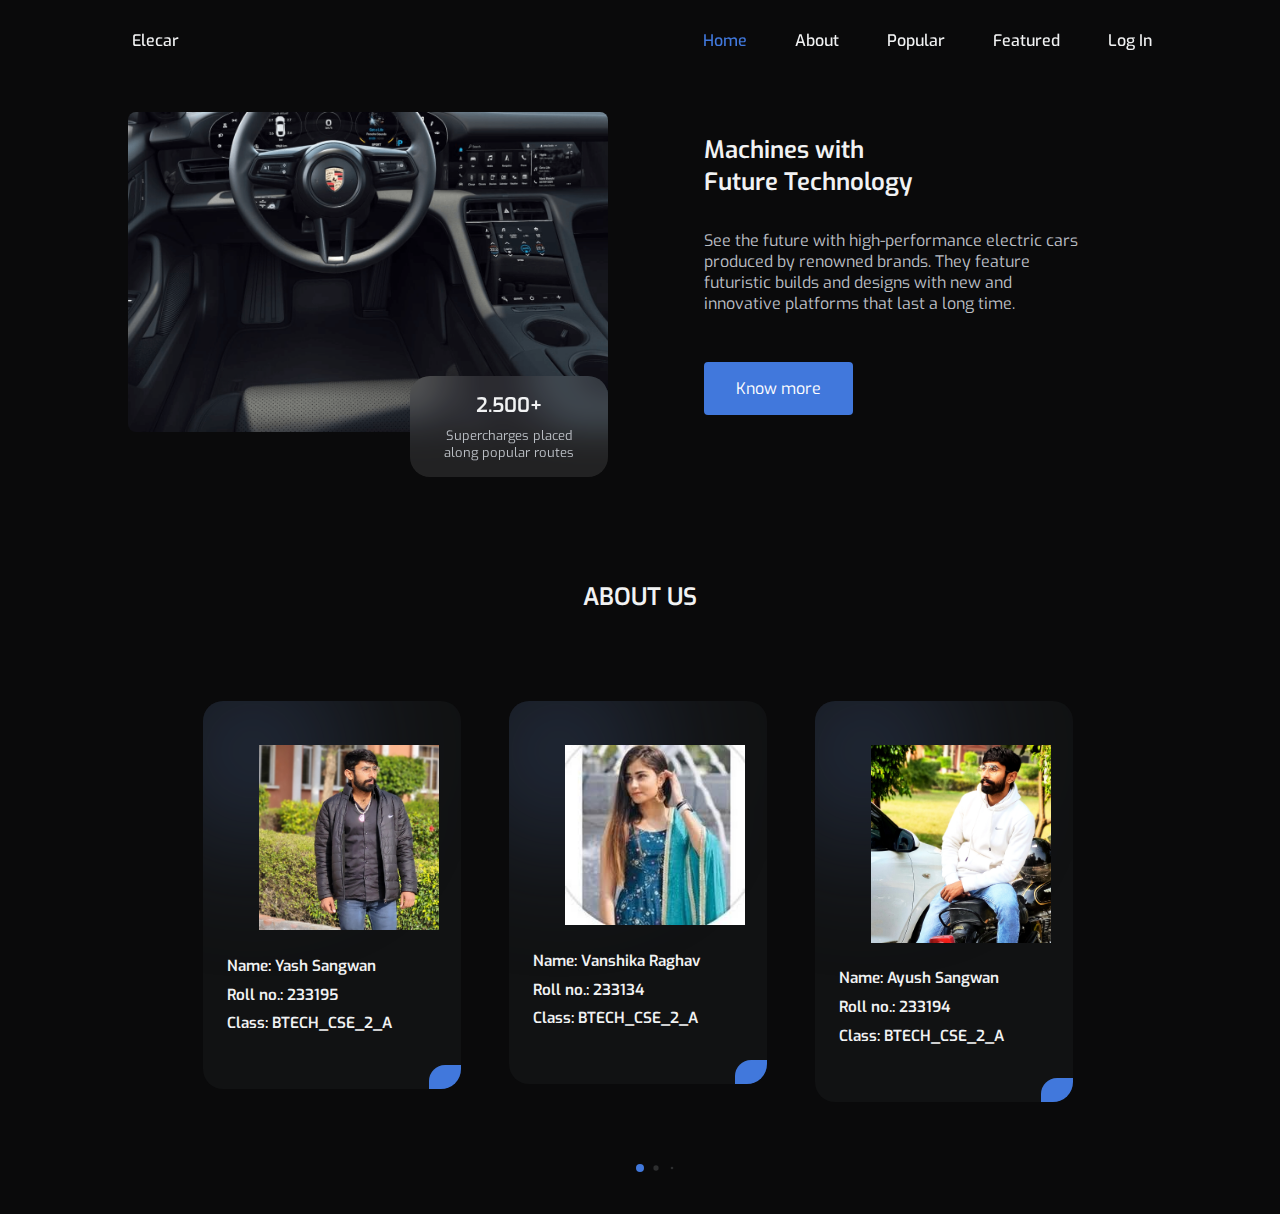
<file: CAR_RENTAL_WEBSITE/about.html>
<!doctype html>
<html lang="en">
<head>
    <meta charset="UTF-8">
    <meta name="viewport"
          content="width=device-width, user-scalable=no, initial-scale=1.0, maximum-scale=1.0, minimum-scale=1.0">
    <meta http-equiv="X-UA-Compatible" content="ie=edge">
    <link rel="stylesheet" href="swiper-bundle.min.css">
    <link rel="stylesheet" href="style.css">
    <title>ABOUT US</title>
</head>
<body>
    <header class="header" id="header">
            <nav class="nav container">
                <a href="#" class="nav__logo">
                    <i class="ri-steering-line"></i>
                    Elecar
                </a>
                <div class="nav__menu" id="nav-menu">
                    <ul class="nav__list">
                        <li class="nav__item">
                            <a href="index.html" class="nav__link active-link">Home</a>
                        </li>
                        <li class="nav__item">
                            <a href="#about" class="nav__link">About</a>
                        </li>
                        <li class="nav__item">
                            <a href="index.html#popular" class="nav__link">Popular</a>
                        </li>
                        <li class="nav__item">
                            <a href="index.html#featured" class="nav__link">Featured</a>
                        </li>
                        <li class="nav__item">
                            <a href="login.html" class="nav__link">Log In</a>
                        </li>
                    </ul>
                    <div class="nav__close" id="nav-close">
                        <i class="ri-close-line"></i>
                    </div>
                </div>
                <div class="nav__toggle" id="nav-toggle">
                    <i class="ri-menu-line"></i>
                </div>
            </nav>
        </header>
        <section class="about section" id="about">
                        <div class="about__container container grid">
                            <div class="about__group">
                                <img src="about (1).png" class="about__img">
                                <div class="about__card">
                                    <h3 class="about__card-title">2.500+</h3>
                                    <p class="about__card-description">
                                        Supercharges placed along popular routes
                                    </p>
                                </div>
                            </div>
                            <div class="about__data">
                                <h2 class="section__title about__title">
                                    Machines with <br> Future Technology
                                </h2>
                                <p class="about__description">
                                    See the future with high-performance electric cars produced by renowned brands. They feature futuristic builds and designs with new and innovative platforms that last a long time.
                                </p>
                                <a href="#" class="button">Know more</a>
                            </div>
                        </div>
                    </section>
        <section class="popular section" id="popular">
                <h2 class="section__title">
                    ABOUT US
                </h2>
                <div class="popular__container container swiper">
                    <div class="swiper-wrapper">
                        <article class="popular__card swiper-slide">
                            <div class="shape shape__smaller"></div>

                            <img src="IMG_20240104_172901_454.jpg" class="popular__img">
                            <div class="popular__data">
                                <div class="popular__data-group">
                                    <h3>Name: Yash Sangwan</h3>
                                </div><br>
                                <div class="popular__data-group">
                                    <h3>Roll no.: 233195</h3>
                                </div><br>
                                <div class="popular__data-group">
                                    <h3>Class: BTECH_CSE_2_A</h3>
                                </div>
                            </div>

                            <button class="button popular__button">
                                <i class="ri-shopping-bag-2-lie"></i>
                            </button>
                        </article>
                        <article class="popular__card swiper-slide">
                            <div class="shape shape__smaller"></div>

                            <img src="gunjan.jpg" class="popular__img">
                            <div class="popular__data">
                                <div class="popular__data-group">
                                    <h3>Name: Vanshika Raghav</h3>
                                </div><br>
                                <div class="popular__data-group">
                                    <h3>Roll no.: 233134</h3>
                                </div><br>
                                <div class="popular__data-group">
                                    <h3>Class: BTECH_CSE_2_A</h3>
                                </div>
                            </div>
                            <button class="button popular__button">
                                <i class="ri-shopping-bag-2-line"></i>
                            </button>
                        </article>
                        <article class="popular__card swiper-slide">
                            <div class="shape shape__smaller"></div>

                            <img src="IMG_20231213_180418_840.jpg" class="popular__img">
                            <div class="popular__data">
                                <div class="popular__data-group">
                                    <h3>Name: Ayush Sangwan</h3>
                                </div><br>
                                <div class="popular__data-group">
                                    <h3>Roll no.: 233194</h3>
                                </div><br>
                                <div class="popular__data-group">
                                    <h3>Class: BTECH_CSE_2_A</h3>
                                </div>
                            </div>
                            <button class="button popular__button">
                                <i class="ri-shopping-bag-2-line"></i>
                            </button>
                        </article>
                    </div>
                    <div class="swiper-pagination"></div>
                </div>
            </section>
        <script src="swiper-bundle.min.js"></script>
        <script src="script.js"></script>

</body>
</html>
</file>
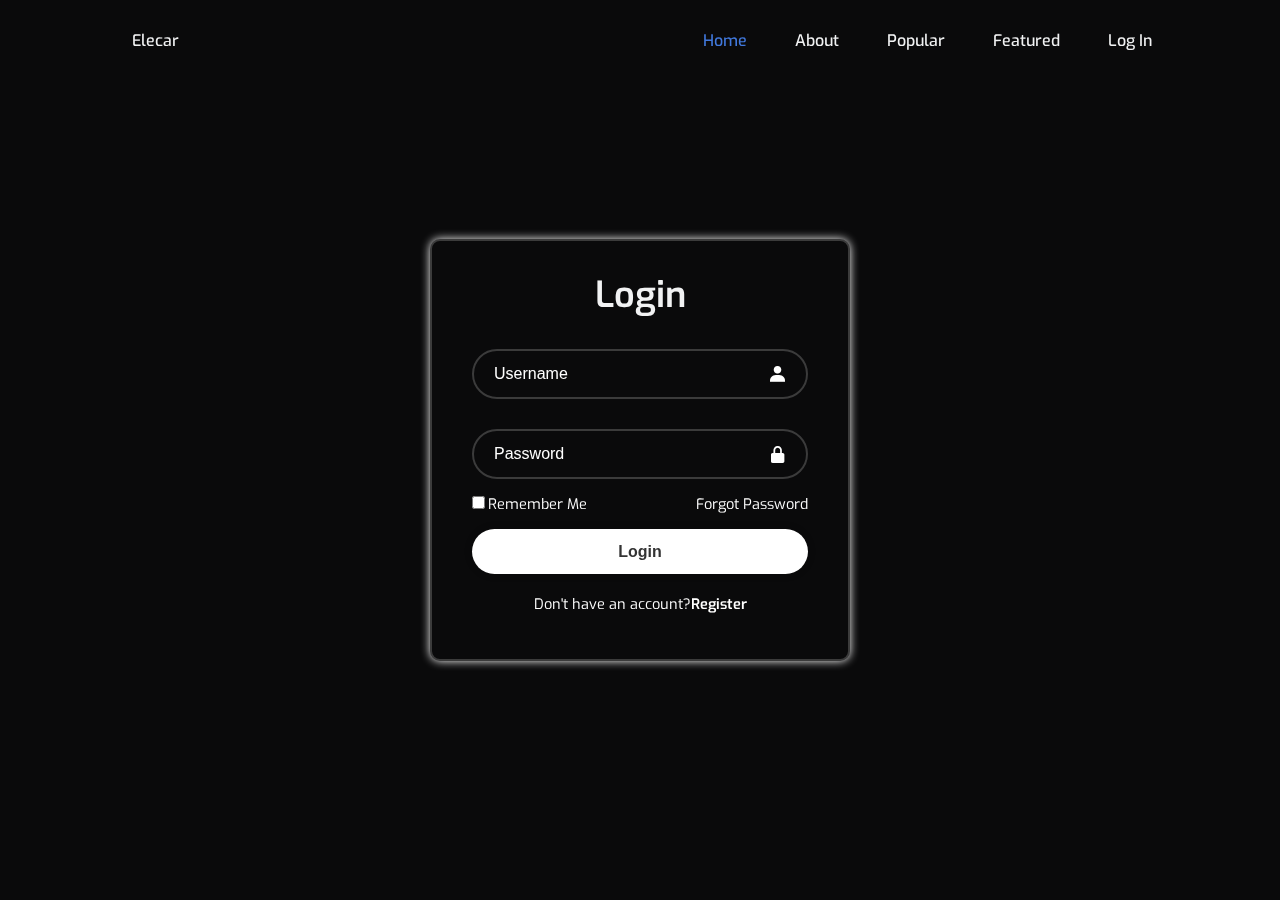
<file: CAR_RENTAL_WEBSITE/login.html>
<!doctype html>
<html lang="en">
<head>
    <meta charset="UTF-8">
    <meta name="viewport"
          content="width=device-width, user-scalable=no, initial-scale=1.0, maximum-scale=1.0, minimum-scale=1.0">
    <meta http-equiv="X-UA-Compatible" content="ie=edge">
    <link rel="stylesheet" href="style2.css">
    <link rel="stylesheet" href="style.css">
    <link href='https://unpkg.com/boxicons@2.1.4/css/boxicons.min.css' rel='stylesheet'>
    <title>Login</title>
</head>
<body>
<header class="header" id="header">
            <nav class="nav container">
                <a href="#" class="nav__logo">
                    <i class="ri-steering-line"></i>
                    Elecar
                </a>
                <div class="nav__menu" id="nav-menu">
                    <ul class="nav__list">
                        <li class="nav__item">
                            <a href="index.html" class="nav__link active-link">Home</a>
                        </li>
                        <li class="nav__item">
                            <a href="about.html" class="nav__link">About</a>
                        </li>
                        <li class="nav__item">
                            <a href="index.html#popular" class="nav__link">Popular</a>
                        </li>
                        <li class="nav__item">
                            <a href="index.html#featured" class="nav__link">Featured</a>
                        </li>
                        <li class="nav__item">
                            <a href="login.html" class="nav__link">Log In</a>
                        </li>
                    </ul>
                    <div class="nav__close" id="nav-close">
                        <i class="ri-close-line"></i>
                    </div>
                </div>
                <div class="nav__toggle" id="nav-toggle">
                    <i class="ri-menu-line"></i>
                </div>
            </nav>
        </header>
<div class="wrapper">
    <form action="">
        <h1>Login</h1>
        <div class="input-box">
            <input type="text" placeholder="Username" required>
            <i class='bx bxs-user'></i>
        </div>
        <div class="input-box">
            <input type="password" placeholder="Password" required>
            <i class='bx bxs-lock-alt'></i>
        </div>
        <div class="remember-forgot">
            <label><input type="checkbox">Remember Me</label>
            <a href="#">Forgot Password</a>
        </div>
        <button type="submit" class="btn">Login</button>
        <div class="register-link">
            <p>Don't have an account?<a href="register.html">Register</a></p>
        </div>
    </form>
</div>
<script src="script.js"></script>
</body>
</html>
</file>
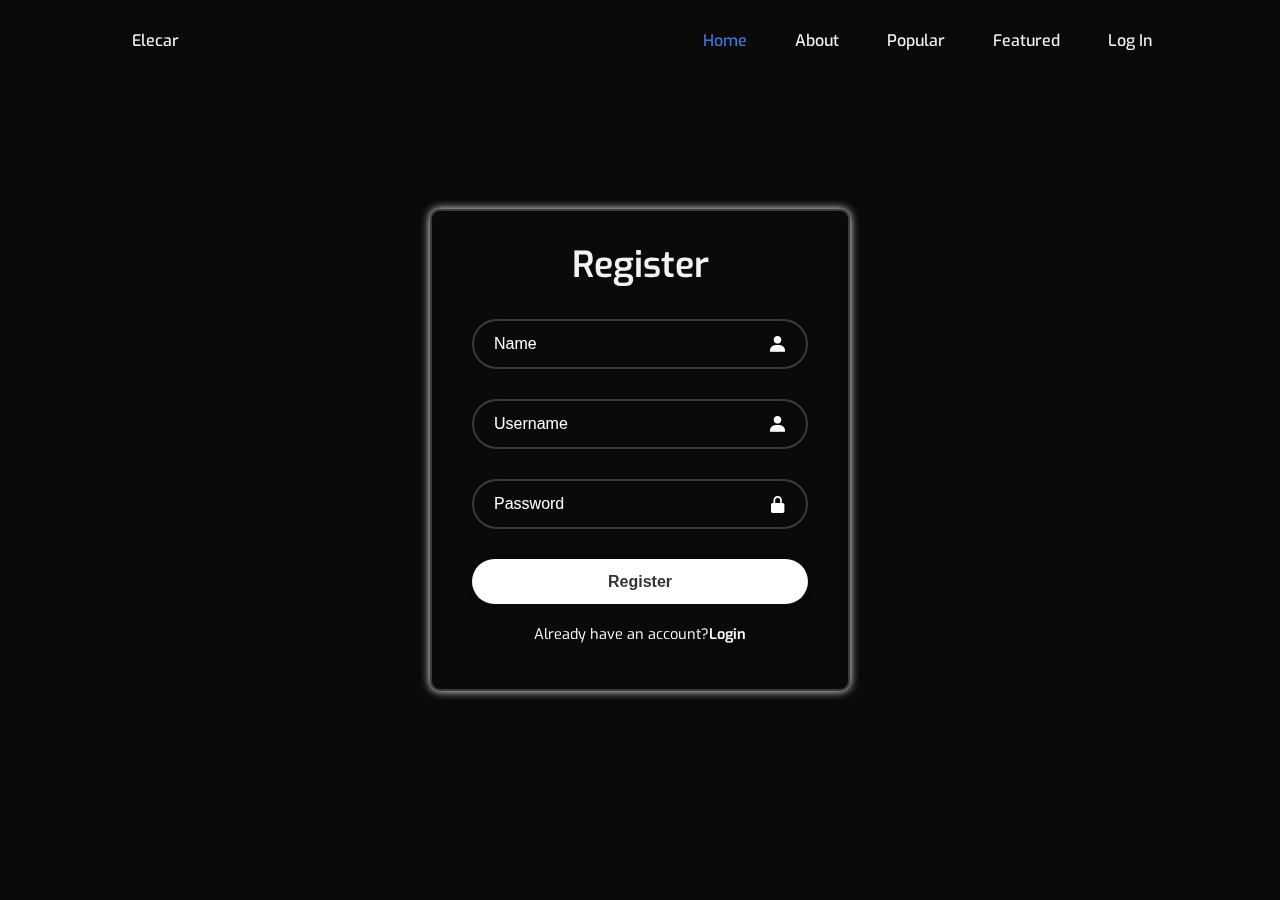
<file: CAR_RENTAL_WEBSITE/register.html>
<!doctype html>
<html lang="en">
<head>
    <meta charset="UTF-8">
    <meta name="viewport"
          content="width=device-width, user-scalable=no, initial-scale=1.0, maximum-scale=1.0, minimum-scale=1.0">
    <meta http-equiv="X-UA-Compatible" content="ie=edge">
    <link rel="stylesheet" href="style2.css">
    <link rel="stylesheet" href="style.css">
    <link href='https://unpkg.com/boxicons@2.1.4/css/boxicons.min.css' rel='stylesheet'>
    <title>Login</title>
</head>
<body>
<header class="header" id="header">
            <nav class="nav container">
                <a href="#" class="nav__logo">
                    <i class="ri-steering-line"></i>
                    Elecar
                </a>
                <div class="nav__menu" id="nav-menu">
                    <ul class="nav__list">
                        <li class="nav__item">
                            <a href="index.html" class="nav__link active-link">Home</a>
                        </li>
                        <li class="nav__item">
                            <a href="about.html" class="nav__link">About</a>
                        </li>
                        <li class="nav__item">
                            <a href="index.html#popular" class="nav__link">Popular</a>
                        </li>
                        <li class="nav__item">
                            <a href="index.html#featured" class="nav__link">Featured</a>
                        </li>
                        <li class="nav__item">
                            <a href="login.html" class="nav__link">Log In</a>
                        </li>
                    </ul>
                    <div class="nav__close" id="nav-close">
                        <i class="ri-close-line"></i>
                    </div>
                </div>
                <div class="nav__toggle" id="nav-toggle">
                    <i class="ri-menu-line"></i>
                </div>
            </nav>
        </header>
<div class="wrapper">
    <form action="">
        <h1>Register</h1>
        <div class="input-box">
            <input type="text" placeholder="Name" required>
            <i class='bx bxs-user'></i>
        </div>
        <div class="input-box">
            <input type="text" placeholder="Username" required>
            <i class='bx bxs-user'></i>
        </div>
        <div class="input-box">
            <input type="password" placeholder="Password" required>
            <i class='bx bxs-lock-alt'></i>
        </div>
        <button type="submit" class="btn">Register</button>
        <div class="register-link">
            <p>Already have an account?<a href="login.html">Login</a></p>
        </div>
    </form>
</div>



<script src="script.js"></script>
</body>
</html>
</file>
<file: CAR_RENTAL_WEBSITE/style.css>
@import url("https://fonts.googleapis.com/css2?family=Exo:wght@400;500;600&display=swap");
:root {
  --header-height: 3.5rem;
  --first-color: hsl(219, 69%, 56%);
  --first-color-alt: hsl(219, 69%, 52%);
  --title-color: hsl(219, 8%, 95%);
  --text-color: hsl(219, 8%, 75%);
  --text-color-light: hsl(219, 4%, 55%);
  --white-color: #fff;
  --body-color: hsl(219, 4%, 4%);
  --container-color: hsl(219, 4%, 7%);
  --body-font: 'Exo', sans-serif;
  --h1-font-size: 1.5rem;
  --h2-font-size: 1.25rem;
  --h3-font-size: 1rem;
  --normal-font-size: .938rem;
  --small-font-size: .813rem;
  --smaller-font-size: .75rem;
  --font-medium: 500;
  --font-semi-bold: 600;
  --z-tooltip: 10;
  --z-fixed: 100;
}
@media screen and (min-width: 968px) {
  :root {
    --h1-font-size: 2.25rem;
    --h2-font-size: 1.5rem;
    --h3-font-size: 1.25rem;
    --normal-font-size: 1rem;
    --small-font-size: .875rem;
    --smaller-font-size: .813rem;
  }
}
* {
  box-sizing: border-box;
  padding: 0;
  margin: 0;
}
html {
  scroll-behavior: smooth;
}
body {
  font-family: var(--body-font);
  font-size: var(--normal-font-size);
  background-color: var(--body-color);
  color: var(--text-color);
}
h1, h2, h3 {
  color: var(--title-color);
  font-weight: var(--font-semi-bold);
}
ul {
  list-style: none;
}
a {
  text-decoration: none;
}
img {
  max-width: 100%;
  height: auto;
}
.container {
  max-width: 1024px;
  margin-right: 1.5rem;
  margin-left: 1.5rem;
}
.grid {
  display: grid;
  gap: 1.5rem;
}
.section {
  padding: 4.5rem 0 2rem;
}
.section__title {
  font-size: var(--h2-font-size);
  text-align: center;
  margin-bottom: 2.5rem;
}
.main {
  overflow: hidden;
}
.shape{
    background-color:hsla(219, 33%, 32%, .5);
    filter:blur(112px);
    border-radius:50%;
}
.shape__big{
    width:400px;
    height:400px;
}
.shape__small{
    width:300px;
    height:300px;
}
.shape__smaller{
    width:180px;
    height:180px;
    filter:blur(64px);
}
.header{
    width:100%;
    background-color:transparent;
    position:fixed;
    top:0;
    left:0;
    z-index:var(--z-fixed);
}
.nav{
    height:var(--header-height);
    display:flex;
    justify-content:space-between;
    align-items:center;
}
.nav__logo,
.nav__toggle{
    color:var(--title-color);
    display:inline-flex;
}
.nav__logo{
    align-items:center;
    column-gap:.25rem;
    font-weight:var(--font-medium);
    transition:.3s;
}
.nav__logo i{
    font-size:1.25rem;
}
.nav__logo:hover{
    color:var(--first-color);
}
.nav__toggle{
    font-size:1.25rem;
    cursor:pointer;
}
@media screen and (max-width:767px){
    .nav__menu{
        position:fixed;
        background-color:hsla(0, 0%, 100%, .1);
        top:0;
        right:-100%;
        width:100%;
        height:100%;
        backdrop-filter:blur(96px);
        transition:.3s;
    }
}
.nav__list{
    display:flex;
    flex-direction:column;
    text-align:center;
    row-gap:3rem;
    padding-top:9rem;
}
.nav__link{
    text-transform:uppercase;
    color:var(--title-color);
    font-size:var(--h2-font-size);
    font-weight:var(--font-medium);
    transition:.3s;
}
.nav__link:hover{
    color:var(--first-color);
}
.nav__close{
    font-size:2rem;
    color:var(--white-color);
    position:absolute;
    top:1rem;
    right:1rem;
    cursor:pointer;
}
.show-menu{
    right:0;
}
.scroll-header{
    border-radius:0 0 1rem 1rem;
    background-color:var(--body-color);
    box-shadow:0 2px 4px hsla(0, 0%, 1%, 1);
}
.active-link{
    color:var(--first-color);
}
.home{
    position:relative;
    overflow:hidden;
}
.home__container{
    position:relative;
    padding-top:4rem;
    row-gap:3rem;
}
.home__data{
    text-align:center;
}
.home__title{
    font-size:var(--h1-font-size);
    margin-bottom:1rem;
}
.home_subtitle{
    font-size:var(--h3-font-size);
    margin-bottom:.25rem;
}
.home__elec{
    font-size:var(--small-font-size);
    font-weight:400;
    color:var(--text-color);
    display:inline-flex;
    align-items:center;
    column-gap:.25rem;
}
.home__elec i{
    color:var(--first-color);
}
.home__img{
    width:280px;
    justify-self:center;
}
.home__car{
    display:flex;
    justify-content:center;
    align-items:center;
    column-gap:4rem;
    margin-bottom:2rem;
}
.home__car-name{
    font-size:.625rem;
    font-weight:400;
    color:var(--text-color-light);
}
.home__car-data{
    text-align:center;
}
.home__car-number{
    font-size:var(--h2-font-size);
    font-weight:var(--font-medium);
    margin-bottom:.25rem;
}
.home__car-icon{
    background-color:var(--container-color);
    border-radius:50%;
    padding:.376rem;
    display:inline-flex;
    justify-content:center;
    align-items:center;
    font-size:.875rem;
    margin-bottom:.75rem;
}
.home__button{
    position:relative;
    border:2px solid hsl(158, 89%, 30%);
    width:70px;
    height:70px;
    border-radius:50%;
    display:flex;
    align-items:center;
    justify-content:center;
    justify-self:center;
    font-size:var(--small-font-size);
    color:var(--white-color);
    font-weight:var(--font-medium);
}
.home__button::before{
    content:'';
    border:2px solid hsl(158, 98%, 43%);
    width:90px;
    height:90px;
    position:absolute;
    border-radius:50%;
    box-shadow: 0 0 12px hsl(158, 98%, 43%);
    transition:.3s;
    animation:button 3s infinite;
}
.home .shape__big,
.home .shape__small{
    position:absolute;
}
.home .shape__big{
    left:-9rem;
    top:-4rem;
}
.home .shape__small{
    right:-10rem;
    bottom:3rem;
}
@keyframes button{
    0%{
        box-shadow:0 0 12px hsl(158, 98%, 43%);
    }
    50%{
        box-shadow:0 0 24px hsl(158, 98%, 43%);
    }
}
.button{
    display:inline-block;
    background-color:var(--first-color);
    color:var(--white-color);
    padding:1rem 2rem;
    border-radius:.25rem;
    font-size:var(--normal-font-size);
    transition:.3s;
}
.button:hover{
    background-color:var(--first-color-alt);
}
.about__container{
    row-gap:6rem;
}
.about__group{
    position:relative;
}
.about__img{
    width:310px;
    border-radius:.5rem;
}
.about__card{
    width:180px;
    position:absolute;
    right:0;
    bottom:-2.5rem;
    background-color:hsla(0, 0%, 100%, .1);
    backdrop-filter:blur(16px);
    padding:1rem .75rem;
    text-align:center;
    border-radius:1.25rem;
}
.about__card-title{
    font-size:var(--h3-font-size);
    margin-bottom:.5rem;
}
.about__card-description{
    font-size:var(--smaller-font-size);
}
.about__title{
    text-align:initial;
    margin-bottom:2rem;
}
.about__description{
    margin-bottom:2rem;
}
.popular__container{
    padding-top:1rem;
}
.popular__card{
    position:relative;
    width:238px;
    background-color:var(--container-color);
    padding:2rem 1.5rem 1.5rem;
    border-radius:1rem;
    margin-bottom:3.5rem;
    overflow:hidden;
}
.popular__card .shape__smaller{
    position:absolute;
    top:-2.5rem;
    left:-2.5rem;
}
.popular__title,
.popular__subtitle,
.popular__img{
    position:relative;
}
.popular__title{
    font-size:var(--h2-font-size);
    margin-bottom:.25rem;
}
.popular__subtitle{
    font-size:var(--normal-font-size);
    color:var(--text-color);
    font-weight:400;
}
.popular__img{
    align-items:center;
    width:160px;
    margin:.75rem 0 1.25rem 1.5rem;
    transition:.3s;
}
.popular__data{
    display:grid;
    grid-template-columns:repeat(2, max-content);
    gap:.5rem 1.25rem;
    margin-bottom:2rem;
}
.popular__data-group{
    display:inline-flex;
    align-items:center;
    column-gap:.5rem;
    font-size:var(--smaller-font-size);
    color:var(--white-color);
}
.popular__data i{
    font-size:1rem;
}
.popular__price{
    font-size: var(--h3-font-size);
}
.popular__button{
    border:none;
    outline:none;
    padding:.75rem 1rem;
    position:absolute;
    right:0;
    bottom:0;
    border-radius:1rem 0 1rem 0;
    cursor:pointer;
}
.popular__button i{
    font-size:1.25rem;
}
.popular__card:hover .popular__img{
    transform:translateY(-.25rem);
}
.swiper-pagination-bullet{
    background:var(--text-color);
}
.swiper-pagination-bullet-active{
    background-color:var(--first-color);
}
.features{
    overflow:hidden;
    position:relative;
}
.features__container{
    padding-top:2rem;
    grid-template-columns:285px;
    justify-content:center;
}
.features__group{
    display:grid;
    position:relative;
    z-index:10;
}
.features__img{
    width:150px;
    justify-self:center;
}
.features__card{
    width:112px;
    background-color:hsla(0, 0%, 100%, .1);
    backdrop-filter:blur(16px);
    border-radius:1.25rem;
    padding:.75rem 2rem;
    text-align:center;
    color:var(--title-color);
    position:absolute;
}
.features__card-1{
    top:4rem;
    left:1.5rem;
}
.features__card-2{
    top:8rem;
    right:1rem;
}
.features__card-3{
    left:1.5rem;
    bottom:2rem;
}
.features__card-title{
    font-size:var(--h3-font-size);
    margin-bottom:.25rem;
}
.features__card-description{
    font-size:var(--smaller-font-size);
}
.features__map{
    max-width:initial;
    width:450px;
    position:absolute;
    top:8rem;
    left:-3rem;
    margin:auto;
    transform:rotate(-22deg);
}
.featured__container{
    padding-top:1rem;
}
.featured__filters{
    display:flex;
    align-items:center;
    justify-content:center;
    column-gap:1rem;
    margin-border:3.5rem;
}
.featured__item{
    width:48px;
    height:48px;
    border:none;
    outline:none;
    padding:.75rem;
    border-radius:.75rem;
    background-color:var(--container-color);
    color:var(--white-color);
    font-size:var(--normal-font-size);
    cursor:pointer;
    transition:.3s;
}
.featured__item img{
    width:1.5rem;
}
.featured__item span,
.featured__item img{
    opacity:.3;
    transition:.3s;
}
.featured__item:hover{
    background-color:var(--first-color);
}
.featured__item:hover span,
.featured__item:hover img{
    opacity:1;
}
.featured__content{
    grid-template-columns:228px;
    row-gap:2.5rem;
    justify-content:center;
}
.featured__card{
    position:relative;
    background-color:var(--container-color);
    padding:2rem 1.5rem 1.5rem;
}
.featured__card .shape__smaller{
    position:absolute;
    inset:0;
    margin:auto;
}
.featured__title,
.featured__subtitle,
.featured__img{
    position:relative;
}
.featured__title{
    font-size:var(--h2-font-size);
    margin-bottom:.25rem;
}
.featured__subtitle{
    font-size:var(--normal-font-size);
    color:var(--text-color);
    font-weight:400;
}
.featured__img{
    width:180px;
    margin:1.5rem 0;
    transition:.3s;
}
.featured__price{
    font-size:var(--h3-font-size);
}
.featured__button{
    border:none;
    outline:none;
    padding:.75rem 1rem;
    position:absolute;
    right:0;
    bottom:0;
    border-radius:1rem 0 1rem 0;
    cursor:pointer;
}
.featured__button i{
    font-size:1.25rem;
}
.featured__card:hover .featured__img{
    transform:translateX(-.25rem);
}
.active-featured{
    background-color:var(--first-color);
}
.active-featured span,
.active-featured img{
    opacity:1;
}
.offer{
    position:relative;
}
.offer__container{
    grid-template-rows:max-content 224px;
}
.offer__bg{
    position:absolute;
    top:0;
    left:0;
    width:100%;
    height:100%;
    object-fit:cover;
    object-position:center;
}
.offer__data,
.offer__img{
    position:relative;
}
.offer__data{
    text-align:center;
}
.offer__title{
    margin-bottom:2rem;
}
.offer-description{
    margin-bottom:3rem;
}
.offer__img{
    position:absolute;
    max-width:initial;
    width:400px;
    bottom:2rem;
    right:-5.5rem;
}
.logos__img{
    width:40px;
    opacity:.4;
    transition:.3s;
}
.logos__container{
    grid-template-columns:repeat(3, max-content);
    justify-content:center;
    align-items:center;
    gap:4rem;
    padding-bottom:2rem;
}
.logos__img:hover{
    opacity:1;
}
.footer{
    position:absolute;
    overflow:hidden;
}
.footer .shape__big,
.footer .shape__small{
    position:absolute;
}
.footer .shape__big{
    width:300px;
    height:300px;
    left:-12rem;
    top:6rem;
}
.footer .shape__small{
    right:-13rem;
    bottom:-6rem;
}
.footer__container{
    row-gap:2.5rem;
    position:relative;
}
.footer__logo{
    display:inline-flex;
    align-items:center;
    column-gap:.25rem;
    color:var(--title-color);
    font-size:var(--h2-font-size);
    font-weight:var(--font-semi-bold);
    margin-bottom:1.25rem;
    transition:.3s;
}
.footer__logo i{
    font-size:1.5rem;
    font-weight:500;
}
.footer__logo:hover{
    color:var(--first-color);
}
.footer__title{
    font-size:var(--h3-font-size);
    margin-bottom:1.25rem;
}
.footer__links{
    display:flex;
    flex-direction:column;
    row-gap:.5rem;
}
.footer__link,
.footer__social__social-link{
    color:var(--text-color);
    transition:.3s;
}
.footer__link:hover,
.footer__social-link:hover{
    color:var(--title-color);
}
.footer__social{
    display:flex;
    column-gap:1.5rem;
}
.footer__social;-link{
    font-size:1.25rem;
}
.footer__copy{
    display:block;
    margin-top:4.5rem;
    text-align:center;
    font-size:var(--smaller-font-size);
    color:var(--text-color-light);
}
::-webkit-scrollbar{
    width:.6rem;
    background-color:hsl(219, 4%, 16%);
    border-radius:1rem;
}
::-webkit-scrollbar-thumb{
    background-color:hsl(219, 4%, 24%);
    border-radius:1rem;
}
::-webkit-scrollbar-thumb:hover{
    background-color:hsl(219, 4%, 24%);
}
.scrollup{
    position:fixed;
    right:1rem;
    bottom:-30%;
    background-color:hsla(0, 0%, 100%, .1);
    backdrop-filter:blur(16px);
    display:inline-flex;
    padding:.45rem;
    border-radius:.5rem;
    font-size:1.15rem;
    color:var(--white-color);
    z-index:var(--z-tooltip);
    transition:.4s;
}
.scrollup:hover{
    transform:translateY(-.25rem);
}
.show-scroll{
    bottom:3rem;
}
@media screen and (max-width:320px){
    .container{
        margin-left:1rem;
        margin-right:1rem;
    }
    .home__car{
        column-gap:2rem;
    }
    .about__card{
        width:150px;
    }
    .offer__container{
        grid-template-rows:max-content 180px;
    }
    .offer__img{
        width:340px;
    }
    .logos__container{
        gap:2.5rem;
    }
    .footer{
        width:100%;
    }
}
@media screen and (min-width:576px){
    .about__group{
        width:350px;
        justify-self:center;
    }
    .features__map{
        left:0;
        right:0;
    }
    .featured__content{
        grid-template-columns:repeat(2,228px);
    }
    .offer__container{
        grid-template-rows:initial;
        grid-template-columns:.5fr;
        justify-content:center;
    }
    .offer__img{
        position:relative;
        bottom:initial;
        right:initial;
    }
    .offer__data{
        margin-bottom:4rem;
    }
    .footer{
        width:100%;
    }
}
@media screen and (min-width:767px){
    .section{
        padding:7rem 0 2rem;
    }
    .nav{
        height:calc(var(--header-height) + 1.5rem);
    }
    .nav__toggle,
    .nav__close{
        display:none;
    }
    .nav__list{
        flex-direction:row;
        column-gap:3rem;
        padding-top:0;
    }
    .nav__link{
        font-size:var(--normal-font-size);
        text-transform:initial;
    }
    .about__container{
        grid-template-columns:repeat(2, 1fr);
    }
    .logos__container{
        gap:4rem 8rem;
    }
    .footer{
        width:100%;
    }
    .footer__container{
        grid-template-columns:repeat(2, 1fr);
    }
}
@media screen and (min-width:1040px){
    .container{
        margin-left:auto;
        margin-right:auto;
    }
    .shape__big{
        width:500px;
        height:500px;
    }
    .shape__small{
        width:400px;
        height:400px;
    }
    .home__container{
        padding-top:2rem;
    }
    .home__img{
        width:380px;
    }
    .home__car{
        column-gap:7rem;
    }
    .home__car-icon{
        font-size:1.25rem;
        margin-bottom:1rem;
    }
    .about__container{
        column-gap:6rem;
        align-items:center;
    }
    .about__group,
    .about__img{
        width:480px;
    }
    .about__card{
        width:198px;
        padding:1rem 1.25rem;
    }
    .about__description{
        padding-right:4rem;
        margin-bottom:3rem;
    }
    .popular__container{
        width:875px;
        padding-top:3rem;
    }
    .popular__card{
        width:258px;
        border-radius:1.25rem;
        margin-bottom:5rem;
    }
    .popular__img{
        width:180px;
        margin:.75rem 0 1.25rem 2rem;
    }
    .features__container{
        padding:2rem 0 3rem;
    }
    .features__img{
        width:200px;
    }
    .features__card{
        width:127px;
        padding:.75rem 2.5rem;
    }
    .features__card-1{
        left:-1rem;
    }
    .features__card-2{
        right:-2.5rem;
    }
    .features__card-3{
        bottom:7rem;
        left:-1rem;
    }
    .features__map{
        width:650px;
        top:11rem;
    }
    .featured__container{
        padding-bottom:2.5rem;
    }
    .featured__filters{
        column-gap:2rem;
        margin-bottom:4.5rem;
    }
    .featured__item{
        width:52px;
        height:52px;
    }
    .featured__content{
        grid-template-columns:repeat(3, 248px);
        gap:4rem;
    }
    .offer__container{
        grid-template-columns:repeat(2, 1fr);
        column-gap:5rem;
        align-items:center;
        padding-bottom:2rem;
    }
    .offer__data,
    .offer__title{
        text-align:initial;
    }
    .offer__data{
        margin-bottom:0;
    }
    .offer__description{
        padding-right:6rem;
    }
    .offer__img{
        width:450px;
    }
    .logos__container{
        grid-template-columns:repeat(6, max-content);
    }
    .logos__img{
        width:50px;
    }
    .footer{
        width:100%;
    }
    .footer__container{
        grid-template-columns:repeat(4,max-content);
        justify-content:space-between;
    }
    .footer__logo{
        column-gap:.5rem;
    }
    .footer__logo i{
        font-size:2rem;
    }
    .footer__title{
        margin-bottom:1.5rem;
    }
    .footer__links{
        row-gap:.75rem;
    }
    .footer__social-link{
        font-size:1.5rem;
    }
    .footer__copy{
        margin-top:8rem;
        padding-bottom:1rem;
    }
    .scrollup{
        right:3rem;
    }
}
</file>
<file: CAR_RENTAL_WEBSITE/style2.css>
:root{
    --body-color: hsl(219, 4%, 4%);
}
* {
  box-sizing: border-box;
  padding: 0;
  margin: 0;
}
body{
    display:flex;
    justify-content:center;
    align-items:center;
    min-height:100vh;
    background-color: var(--body-color);
}
.wrapper{
    width:420px;
    background:transparent;
    border:2px solid rgba(255, 255, 255, .2);
    backdrop-filter:blur(20px);
    box-shadow:0 0 10px #fff;
    color:#fff;
    border-radius:10px;
    padding:30px 40px;
}
.wrapper h1{
    font-size:36px;
    text-align:center;
}
.wrapper .input-box{
  position:relative;
  width:100%;
  height:50px;
  margin:30px 0;
}
.input-box input{
    width:100%;
    height:100%;
    background:transparent;
    border:none;
    outline:none;
    border:2px solid rgba(255, 255, 255, .2);
    border-radius:40px;
    font-size:16px;
    color:#fff;
    padding:20px 45px 20px 20px;
}
.input-box input::placeholder{
    color:#fff;
}
.input-box i{
    position:absolute;
    right:20px;
    top:50%;
    transform: translateY(-50%);
    font-size:20px;
}
.wrapper .remember-forgot{
    display:flex;
    justify-content:space-between;
    font-size:14.5px;
    margin:-15px 0 15px;
}
.remember-forgot label input{
    accent-color:#fff;
    margin-right:3px;
}
.remember-forgot a{
    color:#fff;
    text-decoration:none;
}
.remember-forgot a:hover{
    text-decoration:underline;
}
.wrapper .btn{
    width:100%;
    height:45px;
    background:#fff;
    border:none;
    outline:none;
    border-radius:40px;
    box-shadow:0 0 10px rgba(0, 0,0, .1);
    cursor:pointer;
    font-size:16px;
    color:#333;
    font-weight:600;
}
.wrapper .register-link{
    font-size:14.5px;
    text-align:center;
    margin:20px 0 15px;
}
.register-link p a{
    color:#fff;
    text-decoration:none;
    font-weight:600;
}
.register-link p a:hover{
    text-decoration:underline;
}
</file>
